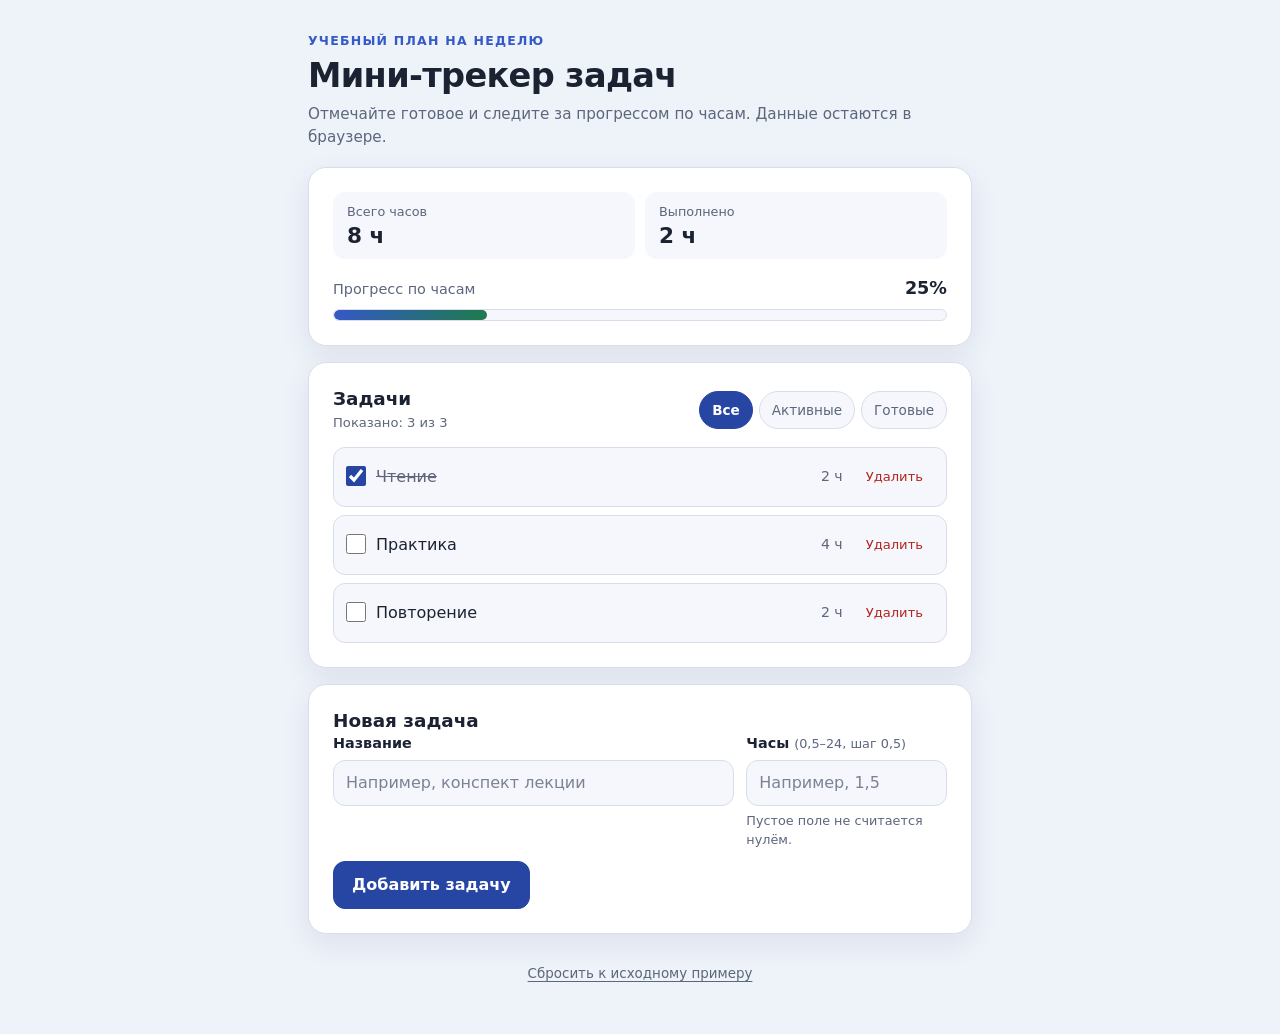
<file: direct/index.html>
<!doctype html>
<html lang="ru">
  <head>
    <meta charset="utf-8" />
    <meta name="viewport" content="width=device-width, initial-scale=1" />
    <meta
      name="description"
      content="Автономный мини-трекер учебных задач на неделю: часы, статусы и прогресс."
    />
    <title>Мини-трекер учебных задач</title>
    <link rel="stylesheet" href="styles.css" />
  </head>
  <body>
    <main class="app">
      <header class="app__header">
        <p class="eyebrow">Учебный план на неделю</p>
        <h1>Мини-трекер задач</h1>
        <p class="subtitle">
          Отмечайте готовое и следите за прогрессом по часам. Данные остаются в
          браузере.
        </p>
      </header>

      <section class="summary" aria-labelledby="summary-title">
        <h2 class="visually-hidden" id="summary-title">Сводка</h2>

        <div class="stats" aria-live="polite">
          <div class="stat">
            <span class="stat__label">Всего часов</span>
            <span class="stat__value" id="total-hours">8 ч</span>
          </div>
          <div class="stat">
            <span class="stat__label">Выполнено</span>
            <span class="stat__value" id="done-hours">2 ч</span>
          </div>
        </div>

        <div class="progress">
          <div class="progress__head">
            <span id="progress-label">Прогресс по часам</span>
            <span class="progress__percent" id="progress-percent">25%</span>
          </div>
          <div
            class="progress__track"
            id="progress-bar"
            role="progressbar"
            aria-labelledby="progress-label"
            aria-valuemin="0"
            aria-valuemax="100"
            aria-valuenow="25"
          >
            <div class="progress__fill" id="progress-fill" style="width: 25%"></div>
          </div>
        </div>

        <p class="note" id="storage-note" role="status" hidden></p>
      </section>

      <section class="panel" aria-labelledby="list-title">
        <div class="panel__head">
          <div>
            <h2 id="list-title">Задачи</h2>
            <p class="list-meta" id="list-meta" aria-live="polite">Показано: 3 из 3</p>
          </div>

          <div class="filters" role="group" aria-label="Фильтр задач">
            <button class="filter" type="button" data-filter="all" aria-pressed="true">
              Все
            </button>
            <button class="filter" type="button" data-filter="active" aria-pressed="false">
              Активные
            </button>
            <button class="filter" type="button" data-filter="done" aria-pressed="false">
              Готовые
            </button>
          </div>
        </div>

        <ul class="tasks" id="task-list"></ul>
        <p class="empty" id="empty-state" hidden></p>
      </section>

      <section class="panel" aria-labelledby="form-title">
        <h2 id="form-title">Новая задача</h2>

        <form class="form" id="task-form" novalidate>
          <div class="field">
            <label for="title">Название</label>
            <input
              id="title"
              name="title"
              type="text"
              autocomplete="off"
              maxlength="120"
              placeholder="Например, конспект лекции"
              aria-describedby="title-error"
            />
            <p class="error" id="title-error" role="alert" hidden></p>
          </div>

          <div class="field">
            <label for="hours">
              Часы
              <span class="hint">(0,5–24, шаг 0,5)</span>
            </label>
            <input
              id="hours"
              name="hours"
              type="text"
              inputmode="decimal"
              autocomplete="off"
              placeholder="Например, 1,5"
              aria-describedby="hours-hint hours-error"
            />
            <p class="hint" id="hours-hint">Пустое поле не считается нулём.</p>
            <p class="error" id="hours-error" role="alert" hidden></p>
          </div>

          <button class="primary" type="submit">Добавить задачу</button>
        </form>
      </section>

      <footer class="app__footer">
        <button class="link-button" id="reset-example" type="button">
          Сбросить к исходному примеру
        </button>
      </footer>

      <noscript>
        <p class="note">
          Для работы трекера нужен JavaScript. Включите его и перезагрузите
          страницу.
        </p>
      </noscript>
    </main>

    <script type="module" src="app.mjs"></script>
  </body>
</html>
</file>
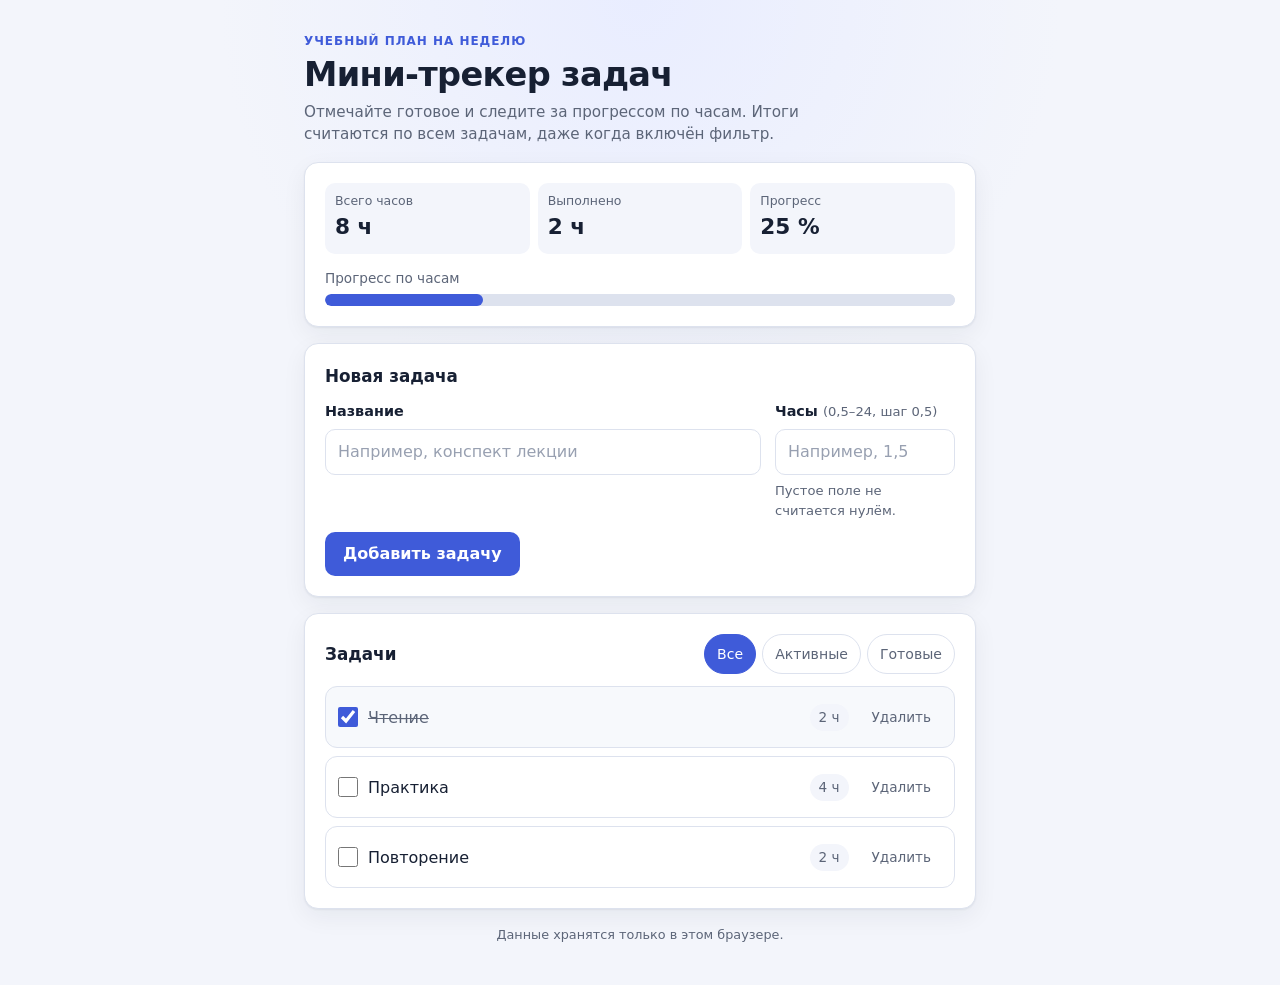
<file: with-spec/index.html>
<!doctype html>
<html lang="ru">
  <head>
    <meta charset="utf-8" />
    <meta name="viewport" content="width=device-width, initial-scale=1" />
    <meta
      name="description"
      content="Автономный мини-трекер учебных задач на неделю: часы, статусы, фильтры и прогресс."
    />
    <title>Мини-трекер учебных задач</title>
    <link rel="stylesheet" href="styles.css" />
  </head>
  <body>
    <main class="app">
      <header class="app__header">
        <p class="eyebrow">Учебный план на неделю</p>
        <h1>Мини-трекер задач</h1>
        <p class="subtitle">
          Отмечайте готовое и следите за прогрессом по часам. Итоги считаются по
          всем задачам, даже когда включён фильтр.
        </p>
      </header>

      <section class="summary" aria-labelledby="summary-title">
        <h2 class="visually-hidden" id="summary-title">Сводка</h2>

        <dl class="stats" aria-live="polite">
          <div class="stat">
            <dt class="stat__label">Всего часов</dt>
            <dd class="stat__value" id="total-hours">8 ч</dd>
          </div>
          <div class="stat">
            <dt class="stat__label">Выполнено</dt>
            <dd class="stat__value" id="done-hours">2 ч</dd>
          </div>
          <div class="stat">
            <dt class="stat__label">Прогресс</dt>
            <dd class="stat__value" id="progress-value">25 %</dd>
          </div>
        </dl>

        <div class="progress">
          <div class="progress__head">
            <span id="progress-label">Прогресс по часам</span>
          </div>
          <progress
            id="progress-bar"
            max="100"
            value="25"
            aria-labelledby="progress-label"
          >
            25 %
          </progress>
        </div>

        <p class="notice" id="storage-notice" role="status" hidden></p>
      </section>

      <section class="panel" aria-labelledby="form-title">
        <h2 id="form-title">Новая задача</h2>

        <form class="form" id="task-form" novalidate>
          <div class="field">
            <label for="task-title">Название</label>
            <input
              id="task-title"
              name="title"
              type="text"
              autocomplete="off"
              maxlength="120"
              placeholder="Например, конспект лекции"
              aria-describedby="title-error"
            />
            <p class="error" id="title-error" role="alert" hidden></p>
          </div>

          <div class="field">
            <label for="task-hours">
              Часы
              <span class="hint">(0,5–24, шаг 0,5)</span>
            </label>
            <input
              id="task-hours"
              name="hours"
              type="text"
              inputmode="decimal"
              autocomplete="off"
              placeholder="Например, 1,5"
              aria-describedby="hours-hint hours-error"
            />
            <p class="hint" id="hours-hint">Пустое поле не считается нулём.</p>
            <p class="error" id="hours-error" role="alert" hidden></p>
          </div>

          <button class="primary" type="submit">Добавить задачу</button>
        </form>
      </section>

      <section class="panel" aria-labelledby="list-title">
        <div class="panel__head">
          <h2 id="list-title">Задачи</h2>

          <div class="filters" role="group" aria-label="Фильтр задач">
            <button
              class="filter is-active"
              type="button"
              data-filter="all"
              aria-pressed="true"
            >
              Все
            </button>
            <button
              class="filter"
              type="button"
              data-filter="active"
              aria-pressed="false"
            >
              Активные
            </button>
            <button
              class="filter"
              type="button"
              data-filter="done"
              aria-pressed="false"
            >
              Готовые
            </button>
          </div>
        </div>

        <ul class="tasks" id="task-list"></ul>
        <p class="empty" id="empty-state" hidden></p>
      </section>

      <footer class="app__footer">
        <p>Данные хранятся только в этом браузере.</p>
      </footer>

      <noscript>
        <p class="notice">
          Для работы трекера нужен JavaScript. Включите его и перезагрузите
          страницу.
        </p>
      </noscript>
    </main>

    <script type="module" src="app.mjs"></script>
  </body>
</html>
</file>
<file: direct/styles.css>
:root {
  color-scheme: light dark;
  --bg: #eef2f9;
  --surface: #ffffff;
  --surface-soft: #f5f7fc;
  --text: #1b2333;
  --muted: #5c667c;
  --border: #d7deeb;
  --accent: #3559c7;
  --accent-strong: #2746a4;
  --on-accent: #ffffff;
  --accent-soft: #e6ebfb;
  --danger: #b3261e;
  --danger-soft: #fdecea;
  --success: #1f7a4d;
  --shadow: 0 10px 30px rgb(24 39 75 / 8%);
  --radius: 18px;
  --radius-sm: 12px;
}

@media (prefers-color-scheme: dark) {
  :root {
    --bg: #111725;
    --surface: #1a2233;
    --surface-soft: #222c40;
    --text: #edf1fa;
    --muted: #a8b2c7;
    --border: #33405a;
    --accent: #8da6ff;
    --accent-strong: #a9bcff;
    --on-accent: #111725;
    --accent-soft: #263354;
    --danger: #ff9b92;
    --danger-soft: #412524;
    --success: #7ed9a7;
    --shadow: 0 10px 30px rgb(0 0 0 / 30%);
  }
}

*,
*::before,
*::after {
  box-sizing: border-box;
}

html {
  -webkit-text-size-adjust: 100%;
}

body {
  margin: 0;
  background: var(--bg);
  color: var(--text);
  font-family:
    system-ui,
    -apple-system,
    "Segoe UI",
    Roboto,
    "Helvetica Neue",
    Arial,
    sans-serif;
  font-size: 16px;
  line-height: 1.5;
}

h1,
h2,
p {
  margin: 0;
}

h1 {
  font-size: clamp(1.6rem, 6vw, 2.1rem);
  line-height: 1.15;
  letter-spacing: -0.02em;
}

h2 {
  font-size: 1.15rem;
  line-height: 1.3;
}

[hidden] {
  display: none !important;
}

.visually-hidden {
  position: absolute;
  width: 1px;
  height: 1px;
  padding: 0;
  margin: -1px;
  overflow: hidden;
  clip: rect(0 0 0 0);
  white-space: nowrap;
  border: 0;
}

.app {
  width: 100%;
  max-width: 720px;
  margin: 0 auto;
  padding: clamp(16px, 4vw, 32px) clamp(14px, 4vw, 28px) 40px;
}

.app__header {
  margin-bottom: 18px;
}

.eyebrow {
  margin-bottom: 6px;
  color: var(--accent);
  font-size: 0.78rem;
  font-weight: 700;
  letter-spacing: 0.1em;
  text-transform: uppercase;
}

.subtitle {
  margin-top: 8px;
  color: var(--muted);
  font-size: 0.95rem;
}

.summary,
.panel {
  background: var(--surface);
  border: 1px solid var(--border);
  border-radius: var(--radius);
  box-shadow: var(--shadow);
  padding: clamp(16px, 4vw, 24px);
}

.summary {
  margin-bottom: 16px;
}

.panel {
  margin-bottom: 16px;
}

.stats {
  display: grid;
  grid-template-columns: repeat(2, minmax(0, 1fr));
  gap: 10px;
  margin-bottom: 16px;
}

.stat {
  display: flex;
  flex-direction: column;
  gap: 2px;
  min-width: 0;
  padding: 10px 14px;
  background: var(--surface-soft);
  border-radius: var(--radius-sm);
}

.stat__label {
  color: var(--muted);
  font-size: 0.8rem;
}

.stat__value {
  font-size: 1.35rem;
  font-weight: 700;
  line-height: 1.2;
}

.progress__head {
  display: flex;
  flex-wrap: wrap;
  align-items: baseline;
  justify-content: space-between;
  gap: 6px 12px;
  margin-bottom: 8px;
  color: var(--muted);
  font-size: 0.9rem;
}

.progress__percent {
  color: var(--text);
  font-size: 1.1rem;
  font-weight: 700;
}

.progress__track {
  height: 12px;
  overflow: hidden;
  background: var(--surface-soft);
  border: 1px solid var(--border);
  border-radius: 999px;
}

.progress__fill {
  height: 100%;
  background: linear-gradient(90deg, var(--accent), var(--success));
  border-radius: inherit;
  transition: width 0.25s ease;
}

.note {
  margin-top: 12px;
  padding: 10px 12px;
  color: var(--text);
  background: var(--danger-soft);
  border-radius: var(--radius-sm);
  font-size: 0.88rem;
}

.panel__head {
  display: flex;
  flex-wrap: wrap;
  align-items: center;
  justify-content: space-between;
  gap: 10px 16px;
  margin-bottom: 14px;
}

.list-meta {
  margin-top: 2px;
  color: var(--muted);
  font-size: 0.82rem;
}

.filters {
  display: flex;
  flex-wrap: wrap;
  gap: 6px;
}

.filter {
  min-height: 38px;
  padding: 6px 12px;
  color: var(--muted);
  background: var(--surface-soft);
  border: 1px solid var(--border);
  border-radius: 999px;
  font: inherit;
  font-size: 0.85rem;
  cursor: pointer;
}

.filter:hover {
  color: var(--text);
  border-color: var(--accent);
}

.filter[aria-pressed="true"] {
  color: var(--on-accent);
  background: var(--accent-strong);
  border-color: var(--accent-strong);
  font-weight: 600;
}

.tasks {
  display: grid;
  gap: 8px;
  padding: 0;
  margin: 0;
  list-style: none;
}

.task {
  display: grid;
  grid-template-columns: minmax(0, 1fr) auto auto;
  align-items: center;
  gap: 8px 12px;
  min-width: 0;
  padding: 10px 12px;
  background: var(--surface-soft);
  border: 1px solid var(--border);
  border-radius: var(--radius-sm);
}

.task__label {
  display: flex;
  align-items: flex-start;
  gap: 10px;
  min-width: 0;
  padding: 4px 0;
  cursor: pointer;
}

.task__checkbox {
  flex: none;
  width: 20px;
  height: 20px;
  margin: 1px 0 0;
  accent-color: var(--accent-strong);
  cursor: pointer;
}

.task__title {
  min-width: 0;
  overflow-wrap: anywhere;
}

.task__hours {
  color: var(--muted);
  font-size: 0.88rem;
  font-variant-numeric: tabular-nums;
  white-space: nowrap;
}

.task__delete {
  min-height: 38px;
  padding: 4px 10px;
  color: var(--danger);
  background: transparent;
  border: 1px solid transparent;
  border-radius: 10px;
  font: inherit;
  font-size: 0.82rem;
  cursor: pointer;
}

.task__delete:hover {
  background: var(--danger-soft);
  border-color: currentcolor;
}

.task--done .task__title {
  color: var(--muted);
  text-decoration: line-through;
}

.empty {
  padding: 18px 14px;
  color: var(--muted);
  background: var(--surface-soft);
  border: 1px dashed var(--border);
  border-radius: var(--radius-sm);
  text-align: center;
}

.form {
  display: grid;
  gap: 12px;
}

.field {
  display: flex;
  flex-direction: column;
  gap: 5px;
  min-width: 0;
}

.field label {
  font-size: 0.9rem;
  font-weight: 600;
}

.hint {
  color: var(--muted);
  font-size: 0.8rem;
  font-weight: 400;
}

.field input {
  width: 100%;
  min-height: 46px;
  padding: 10px 12px;
  color: var(--text);
  background: var(--surface-soft);
  border: 1px solid var(--border);
  border-radius: var(--radius-sm);
  font: inherit;
}

.field input::placeholder {
  color: var(--muted);
  opacity: 0.8;
}

.field input:focus-visible {
  border-color: var(--accent);
  outline: 3px solid var(--accent-soft);
  outline-offset: 1px;
}

.field input[aria-invalid="true"] {
  border-color: var(--danger);
  background: var(--danger-soft);
}

.error {
  color: var(--danger);
  font-size: 0.85rem;
  font-weight: 600;
}

.primary {
  min-height: 48px;
  padding: 10px 18px;
  color: var(--on-accent);
  background: var(--accent-strong);
  border: 1px solid var(--accent-strong);
  border-radius: var(--radius-sm);
  font: inherit;
  font-weight: 700;
  cursor: pointer;
}

.primary:hover {
  filter: brightness(1.08);
}

.primary:active {
  transform: translateY(1px);
}

.app__footer {
  display: flex;
  justify-content: center;
  padding-top: 4px;
}

.link-button {
  min-height: 40px;
  padding: 6px 10px;
  color: var(--muted);
  background: transparent;
  border: 0;
  border-radius: 10px;
  font: inherit;
  font-size: 0.84rem;
  text-decoration: underline;
  text-underline-offset: 3px;
  cursor: pointer;
}

.link-button:hover {
  color: var(--text);
}

.filter:focus-visible,
.task__delete:focus-visible,
.primary:focus-visible,
.link-button:focus-visible {
  outline: 3px solid var(--accent-soft);
  outline-offset: 2px;
}

@media (min-width: 560px) {
  .form {
    grid-template-columns: minmax(0, 1fr) minmax(160px, 0.5fr);
    align-items: start;
  }

  .primary {
    grid-column: 1 / -1;
    justify-self: start;
  }
}

@media (max-width: 420px) {
  .task {
    grid-template-columns: minmax(0, 1fr) auto;
  }

  .task__hours {
    justify-self: end;
  }

  .task__delete {
    grid-column: 1 / -1;
    justify-self: end;
  }
}

@media (prefers-reduced-motion: reduce) {
  *,
  *::before,
  *::after {
    scroll-behavior: auto !important;
    transition: none !important;
  }
}
</file>
<file: with-spec/styles.css>
:root {
  color-scheme: light;
  --bg: #f3f5fb;
  --surface: #ffffff;
  --text: #172033;
  --muted: #5c6578;
  --border: #dde2ee;
  --accent: #3f5bd9;
  --accent-strong: #2f47b8;
  --accent-soft: #e7ecff;
  --danger: #b42318;
  --danger-soft: #fdecea;
  --warning-bg: #fff7e6;
  --warning-border: #f0d9a8;
  --warning-text: #6b4b12;
  --radius: 14px;
  --shadow: 0 1px 2px rgba(23, 32, 51, 0.06),
    0 8px 24px rgba(23, 32, 51, 0.06);
}

*,
*::before,
*::after {
  box-sizing: border-box;
}

[hidden] {
  display: none !important;
}

html {
  -webkit-text-size-adjust: 100%;
}

body {
  margin: 0;
  min-width: 0;
  background: radial-gradient(
      circle at top,
      #e9edff 0,
      rgba(233, 237, 255, 0) 420px
    ),
    var(--bg);
  color: var(--text);
  font-family: "Segoe UI", system-ui, -apple-system, "Helvetica Neue", Arial,
    sans-serif;
  font-size: 16px;
  line-height: 1.5;
}

.app {
  width: 100%;
  max-width: 720px;
  margin: 0 auto;
  padding: clamp(16px, 4vw, 32px) clamp(14px, 4vw, 24px) 40px;
  display: flex;
  flex-direction: column;
  gap: 16px;
}

.app__header {
  display: flex;
  flex-direction: column;
  gap: 6px;
}

.eyebrow {
  margin: 0;
  font-size: 0.75rem;
  font-weight: 700;
  letter-spacing: 0.08em;
  text-transform: uppercase;
  color: var(--accent);
}

h1 {
  margin: 0;
  font-size: clamp(1.6rem, 6vw, 2.1rem);
  line-height: 1.15;
  letter-spacing: -0.02em;
}

.subtitle {
  margin: 0;
  max-width: 54ch;
  color: var(--muted);
  font-size: 0.95rem;
}

.summary,
.panel {
  min-width: 0;
  padding: clamp(14px, 4vw, 20px);
  background: var(--surface);
  border: 1px solid var(--border);
  border-radius: var(--radius);
  box-shadow: var(--shadow);
}

.summary {
  display: flex;
  flex-direction: column;
  gap: 14px;
}

.stats {
  margin: 0;
  display: grid;
  grid-template-columns: repeat(3, minmax(0, 1fr));
  gap: 8px;
}

.stat {
  min-width: 0;
  padding: 10px;
  background: var(--bg);
  border-radius: 10px;
}

.stat__label {
  font-size: 0.78rem;
  color: var(--muted);
  line-height: 1.3;
}

.stat__value {
  margin: 2px 0 0;
  font-size: clamp(1.05rem, 4.5vw, 1.35rem);
  font-weight: 700;
  font-variant-numeric: tabular-nums;
  white-space: nowrap;
}

.progress {
  display: flex;
  flex-direction: column;
  gap: 6px;
}

.progress__head {
  display: flex;
  flex-wrap: wrap;
  justify-content: space-between;
  gap: 4px 12px;
  font-size: 0.85rem;
  color: var(--muted);
}

progress {
  width: 100%;
  height: 12px;
  border: none;
  border-radius: 999px;
  overflow: hidden;
  background: var(--border);
  appearance: none;
  -webkit-appearance: none;
}

progress::-webkit-progress-bar {
  background: var(--border);
  border-radius: 999px;
}

progress::-webkit-progress-value {
  background: var(--accent);
  border-radius: 999px;
}

progress::-moz-progress-bar {
  background: var(--accent);
  border-radius: 999px;
}

.notice {
  margin: 0;
  padding: 10px 12px;
  border: 1px solid var(--warning-border);
  border-radius: 10px;
  background: var(--warning-bg);
  color: var(--warning-text);
  font-size: 0.88rem;
}

.panel h2 {
  margin: 0 0 12px;
  font-size: 1.05rem;
}

.panel__head {
  display: flex;
  flex-wrap: wrap;
  align-items: center;
  justify-content: space-between;
  gap: 10px;
  margin-bottom: 12px;
}

.panel__head h2 {
  margin: 0;
}

.filters {
  display: flex;
  flex-wrap: wrap;
  gap: 6px;
}

.filter {
  min-height: 40px;
  padding: 7px 12px;
  border: 1px solid var(--border);
  border-radius: 999px;
  background: transparent;
  color: var(--muted);
  font: inherit;
  font-size: 0.88rem;
  cursor: pointer;
}

.filter:hover {
  border-color: var(--accent);
  color: var(--accent);
}

.filter.is-active {
  border-color: var(--accent);
  background: var(--accent);
  color: #ffffff;
}

.form {
  display: grid;
  gap: 12px;
}

.field {
  display: grid;
  gap: 6px;
  min-width: 0;
}

.field label {
  font-size: 0.9rem;
  font-weight: 600;
}

.hint {
  color: var(--muted);
  font-size: 0.82rem;
  font-weight: 400;
}

.field input {
  width: 100%;
  min-width: 0;
  min-height: 44px;
  padding: 10px 12px;
  border: 1px solid var(--border);
  border-radius: 10px;
  background: #ffffff;
  color: var(--text);
  font: inherit;
}

.field input::placeholder {
  color: #98a0b1;
}

.field input:focus {
  border-color: var(--accent);
  outline: 3px solid var(--accent-soft);
  outline-offset: 1px;
}

.field input[aria-invalid="true"] {
  border-color: var(--danger);
  background: #fffafa;
}

.field input[aria-invalid="true"]:focus {
  outline-color: var(--danger-soft);
}

.error {
  margin: 0;
  color: var(--danger);
  font-size: 0.85rem;
}

.hint + .error,
.field > .hint {
  margin: 0;
}

.primary {
  min-height: 44px;
  padding: 10px 18px;
  border: none;
  border-radius: 10px;
  background: var(--accent);
  color: #ffffff;
  font: inherit;
  font-weight: 600;
  cursor: pointer;
}

.primary:hover {
  background: var(--accent-strong);
}

.primary:active {
  transform: translateY(1px);
}

.tasks {
  margin: 0;
  padding: 0;
  list-style: none;
  display: grid;
  gap: 8px;
}

.task {
  display: flex;
  flex-wrap: wrap;
  align-items: center;
  gap: 6px 12px;
  min-width: 0;
  padding: 10px 12px;
  border: 1px solid var(--border);
  border-radius: 12px;
  background: #ffffff;
}

.task--done {
  background: #f7f9fc;
}

.task--done .task__title {
  color: var(--muted);
  text-decoration: line-through;
  text-decoration-thickness: 1px;
}

.task__check {
  display: flex;
  flex: 1 1 160px;
  align-items: center;
  gap: 10px;
  min-width: 0;
  cursor: pointer;
}

.task__checkbox {
  flex: 0 0 auto;
  width: 20px;
  height: 20px;
  margin: 0;
  accent-color: var(--accent);
}

.task__title {
  min-width: 0;
  overflow-wrap: anywhere;
  font-weight: 500;
  line-height: 1.35;
}

.task__hours {
  flex: 0 0 auto;
  padding: 3px 9px;
  border-radius: 999px;
  background: var(--bg);
  color: var(--muted);
  font-size: 0.85rem;
  font-variant-numeric: tabular-nums;
}

.task__delete {
  flex: 0 0 auto;
  min-height: 40px;
  padding: 6px 10px;
  border: 1px solid transparent;
  border-radius: 9px;
  background: transparent;
  color: var(--muted);
  font: inherit;
  font-size: 0.85rem;
  cursor: pointer;
}

.task__delete:hover {
  border-color: #f3c4bf;
  background: var(--danger-soft);
  color: var(--danger);
}

.empty {
  margin: 0;
  padding: 22px 12px;
  border: 1px dashed var(--border);
  border-radius: 12px;
  background: #fafbff;
  color: var(--muted);
  text-align: center;
}

.app__footer {
  color: var(--muted);
  font-size: 0.8rem;
  text-align: center;
}

.app__footer p {
  margin: 0;
}

.visually-hidden {
  position: absolute;
  width: 1px;
  height: 1px;
  padding: 0;
  margin: -1px;
  overflow: hidden;
  clip: rect(0 0 0 0);
  white-space: nowrap;
  border: 0;
}

.filter:focus-visible,
.primary:focus-visible,
.task__delete:focus-visible,
.task__checkbox:focus-visible {
  outline: 3px solid var(--accent-soft);
  outline-offset: 2px;
}

.task__delete:focus-visible {
  outline-color: var(--danger-soft);
}

@media (min-width: 640px) {
  .form {
    grid-template-columns: minmax(0, 1fr) 180px;
    align-items: start;
    column-gap: 14px;
  }

  .primary {
    grid-column: 1 / -1;
    justify-self: start;
  }
}

@media (max-width: 340px) {
  .stats {
    grid-template-columns: 1fr;
  }
}
</file>
